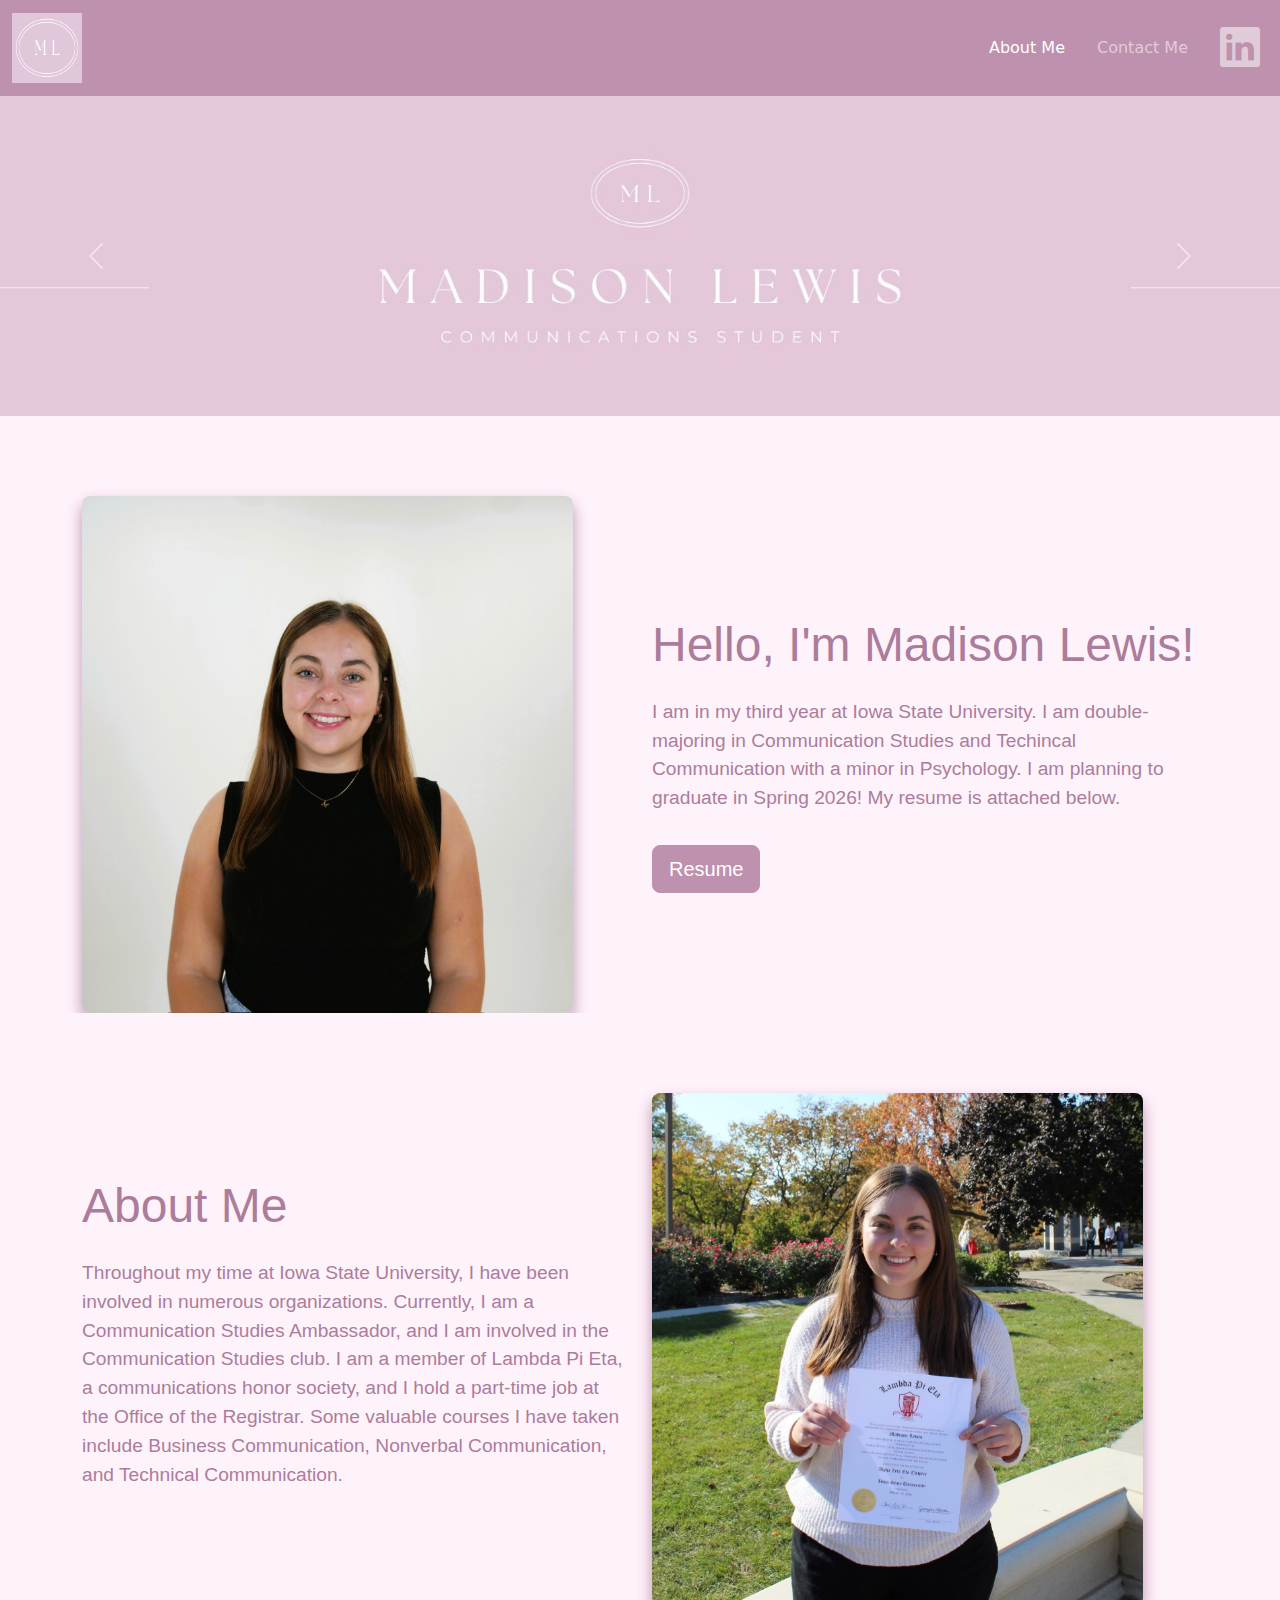
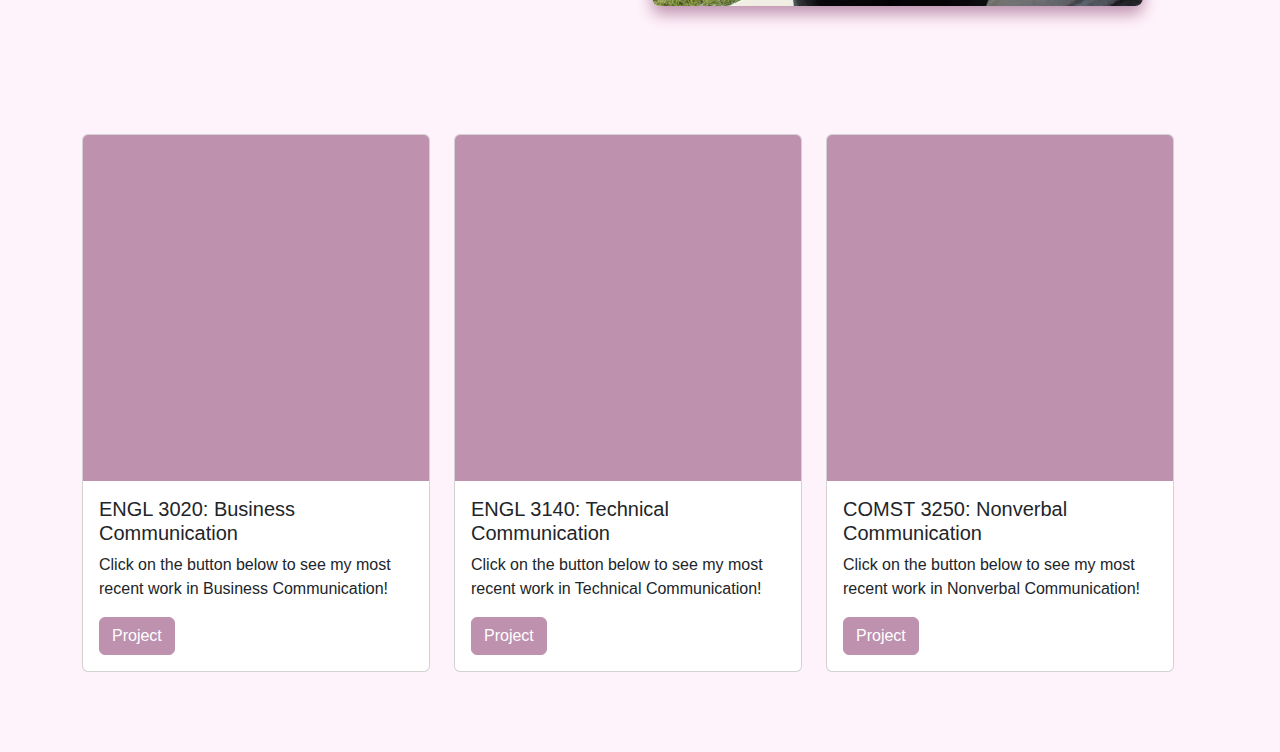
<file: index.html>
<!DOCTYPE html>
<html lang="en">
<head>
  <meta charset="UTF-8">
  <meta http-equiv="X-UA-Compatible" content="IE=edge">
  <meta name="viewport" content="width=device-width, initial-scale=1.0">
  <title>Madison's Personal Portfolio</title>
  <link rel="stylesheet" href="https://cdn.jsdelivr.net/npm/bootstrap-icons@1.11.3/font/bootstrap-icons.min.css">
  <link rel="stylesheet" href="https://cdn.jsdelivr.net/npm/bootstrap@5.2.2/dist/css/bootstrap.min.css">
  <link rel="stylesheet" href="css/custom.css">
</head>
<body>
  <main>
    <nav class="navbar navbar-dark navbar-expand-lg bg-primary">
    <div class="container-fluid">
      <a class="navbar-brand d-flex align-items-center me-4" href="#">
        <img src="img/logo.png" alt="Logo" width="70" height="70" class="d-inline-block align-middle">
      </a>
      <button class="navbar-toggler" type="button" data-bs-toggle="collapse" data-bs-target="#navbarNavDropdown" aria-controls="navbarNavDropdown" aria-expanded="false" aria-label="Toggle navigation">
        <span class="navbar-toggler-icon"></span>
      </button>
      <div class="collapse navbar-collapse" id="navbarNavDropdown">
        <ul class="navbar-nav ms-auto d-flex flex-column flex-lg-row gap-3 align-items-center">
          <li class="nav-item">
            <a class="nav-link active" aria-current="page" href="index.html">About Me</a>
          </li>
          <li class="nav-item">
            <a class="nav-link" href="contact.html">Contact Me</a>
          </li>
          <li class="nav-item">
            <a class="nav-link" href="https://www.linkedin.com/in/madison-lewis-1144ml203/">
              <i class="bi bi-linkedin fs-1"></i>
            </a>
          </li>
        </ul>
      </div>
    </div>
  </nav>
</main>
    <div id="carouselExample" class="carousel slide">
      <div class="carousel-inner">
        <div class="carousel-item active">
          <img src="img/banner.jpg" class="d-block w-100" alt="...">
        </div>
        <div class="carousel-item">
          <img src="img/banner2.jpg" class="d-block w-100" alt="...">
        </div>
      </div>
      <button class="carousel-control-prev" type="button" data-bs-target="#carouselExample" data-bs-slide="prev">
        <span class="carousel-control-prev-icon" aria-hidden="true"></span>
        <span class="visually-hidden">Previous</span>
      </button>
      <button class="carousel-control-next" type="button" data-bs-target="#carouselExample" data-bs-slide="next">
        <span class="carousel-control-next-icon" aria-hidden="true"></span>
        <span class="visually-hidden">Next</span>
      </button>
    </div>
    <section class="hero-section">
      <div class="container">
        <div class="row align-items-center">
            <div class="col-md-6">
              <img src="img/first.JPG" alt="Hero Image" class="img-fluid hero-image" style="max-width: 90%;">
            </div>
            <div class="col-md-6">
              <h1 class="hero-title">Hello, I'm Madison Lewis!</h1>
              <p class="hero-description">I am in my third year at Iowa State University. I am double-majoring in Communication Studies and Techincal Communication with a minor in Psychology. I am planning to graduate in Spring 2026! My resume is attached below.</p>
              <a href="resume.pdf" class="btn btn-primary btn-lg">Resume</a>
            </div>
    <section class="hero-section">
      <div class="container">
        <div class="row align-items-center">
          <div class="col-md-6">
              <h1 class="hero-title">About Me</h1>
              <p class="hero-description">Throughout my time at Iowa State University, I have been involved in numerous organizations. Currently, I am a Communication Studies Ambassador, and I am involved in the Communication Studies club. I am a member of Lambda Pi Eta, a communications honor society, and I hold a part-time job at the Office of the Registrar. Some valuable courses I have taken include Business Communication, Nonverbal Communication, and Technical Communication.</p>
            </div>
            <div class="col-md-6">
            <img src="img/second.JPG" alt="Hero Image" class="img-fluid hero-image" style="max-width: 90%;">
          </div>
        </div>
      </div>
    </section>
    <div class="row row-cols-1 row-cols-md-3 g-4">
      <div class="col">
        <div class="card h-100">
          <img src="img/card.jpg" class="card-img-top" alt="...">
          <div class="card-body">
            <h5 class="card-title">ENGL 3020: Business Communication</h5>
            <p class="card-text">Click on the button below to see my most recent work in Business Communication!</p>
            <a href="buscomm.pdf" class="btn btn-primary">Project</a>
          </div>
        </div>
      </div>
      <div class="col">
        <div class="card h-100">
          <img src="img/card.jpg" class="card-img-top" alt="...">
          <div class="card-body">
            <h5 class="card-title">ENGL 3140: Technical Communication</h5>
            <p class="card-text">Click on the button below to see my most recent work in Technical Communication!</p>
            <a href="tcomm.pdf" class="btn btn-primary">Project</a>
          </div>
        </div>
      </div>
      <div class="col">
        <div class="card h-100">
          <img src="img/card.jpg" class="card-img-top" alt="...">
          <div class="card-body">
            <h5 class="card-title">COMST 3250: Nonverbal Communication</h5>
            <p class="card-text">Click on the button below to see my most recent work in Nonverbal Communication!</p>
            <a href="nvcomm.pdf" class="btn btn-primary">Project</a>
          </div>

    
</body>
<script src="https://cdn.jsdelivr.net/npm/@popperjs/core@2.11.6/dist/umd/popper.min.js" integrity="sha384-oBqDVmMz9ATKxIep9tiCxS/Z9fNfEXiDAYTujMAeBAsjFuCZSmKbSSUnQlmh/jp3" crossorigin="anonymous"></script>
<script src="https://cdn.jsdelivr.net/npm/bootstrap@5.2.2/dist/js/bootstrap.min.js" integrity="sha384-IDwe1+LCz02ROU9k972gdyvl+AESN10+x7tBKgc9I5HFtuNz0wWnPclzo6p9vxnk" crossorigin="anonymous"></script>
</html>
</file>
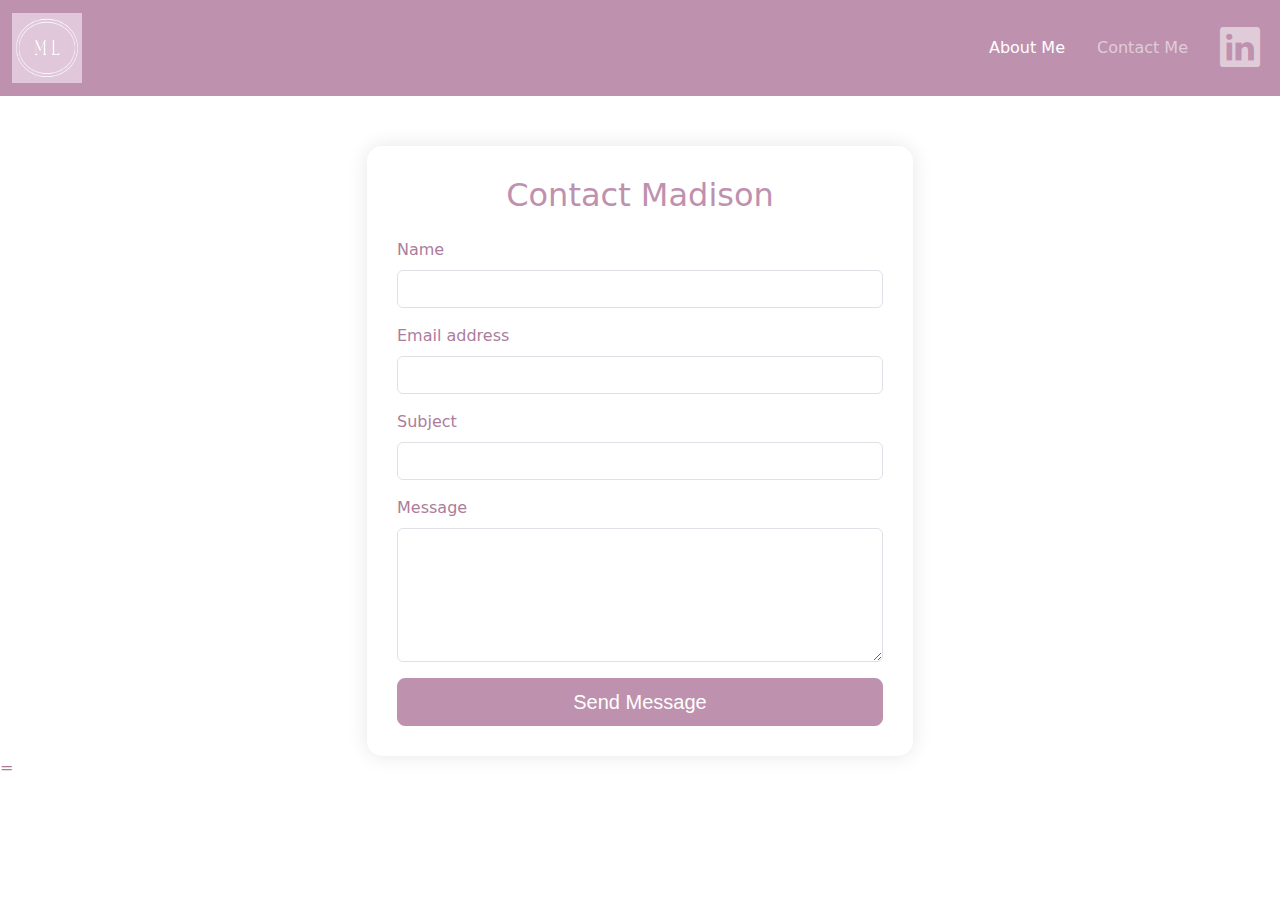
<file: contact.html>
<!DOCTYPE html>
<html lang="en">
<head>
  <meta charset="UTF-8">
  <meta http-equiv="X-UA-Compatible" content="IE=edge">
  <meta name="viewport" content="width=device-width, initial-scale=1.0">
  <title>Madison's Personal Portfolio</title>
  <link rel="stylesheet" href="https://cdn.jsdelivr.net/npm/bootstrap-icons@1.11.3/font/bootstrap-icons.min.css">
  <link rel="stylesheet" href="https://cdn.jsdelivr.net/npm/bootstrap@5.2.2/dist/css/bootstrap.min.css">
  <link rel="stylesheet" href="css/custom.css">
</head>
<body>
  <main>
    <nav class="navbar navbar-dark navbar-expand-lg bg-primary">
    <div class="container-fluid">
      <a class="navbar-brand d-flex align-items-center me-4" href="#">
        <img src="img/logo.png" alt="Logo" width="70" height="70" class="d-inline-block align-middle">
      </a>
      <button class="navbar-toggler" type="button" data-bs-toggle="collapse" data-bs-target="#navbarNavDropdown" aria-controls="navbarNavDropdown" aria-expanded="false" aria-label="Toggle navigation">
        <span class="navbar-toggler-icon"></span>
      </button>
      <div class="collapse navbar-collapse" id="navbarNavDropdown">
        <ul class="navbar-nav ms-auto d-flex flex-column flex-lg-row gap-3 align-items-center">
          <li class="nav-item">
            <a class="nav-link active" aria-current="page" href="index.html">About Me</a>
          </li>
          <li class="nav-item">
            <a class="nav-link" href="contact.html">Contact Me</a>
          </li>
          <li class="nav-item">
            <a class="nav-link" href="https://www.linkedin.com/in/madison-lewis-1144ml203/">
              <i class="bi bi-linkedin fs-1"></i>
            </a>
          </li>
        </ul>
      </div>
    </div>
  </nav>
</main>
    <div class="container">
    <div class="row justify-content-center">
        <div class="col-md-8 col-lg-6">
            <form class="contact-form">
                <h2 class="text-center mb-4">Contact Madison</h2>
                <div class="mb-3">
                    <label for="name" class="form-label">Name</label>
                    <input type="text" class="form-control" id="name" required>
                </div>
                <div class="mb-3">
                    <label for="email" class="form-label">Email address</label>
                    <input type="email" class="form-control" id="email" required>
                </div>
                <div class="mb-3">
                    <label for="subject" class="form-label">Subject</label>
                    <input type="text" class="form-control" id="subject" required>
                </div>
                <div class="mb-3">
                    <label for="message" class="form-label">Message</label>
                    <textarea class="form-control" id="message" rows="5" required></textarea>
                </div>
                <div class="d-grid">
                    <button type="submit" class="btn btn-primary btn-lg">Send Message</button>
                </div>
            </form>
        </div>
    </div>
</div>
=
</file>
<file: css/custom.css>
/*--hero section--*/
.hero-section {
    background-color: #fff3fb;
    padding: 5rem 0;
}
.hero-title {
    font-size: 3rem;
    font-weight: 400;
    margin-bottom: 1.5rem;
    font-family: 'Lucida Sans', 'Lucida Sans Regular', 'Lucida Grande', 'Lucida Sans Unicode', Geneva, Verdana, sans-serif;
}
.hero-description {
    font-size: 1.2rem;
    margin-bottom: 2rem;
    font-family: 'Lucida Sans', 'Lucida Sans Regular', 'Lucida Grande', 'Lucida Sans Unicode', Geneva, Verdana, sans-serif;
}
.hero-image {
    border-radius: 0.5rem;
    box-shadow: 0 0.5rem 1rem #be91ae;
}
nav.navbar.navbar-dark {
    background-color: #be91ae !important;
}
.btn.btn-primary.btn-lg {
    background-color: #be91ae;
    border-color: #be91ae;
}
body {
    background-color: #ffffff;
    color: #ab7d9b;
}

/*--cards--*/
.card-title {
    font-family: 'Lucida Sans', 'Lucida Sans Regular', 'Lucida Grande', 'Lucida Sans Unicode', Geneva, Verdana, sans-serif;
}
.card-text {
    font-family: 'Lucida Sans', 'Lucida Sans Regular', 'Lucida Grande', 'Lucida Sans Unicode', Geneva, Verdana, sans-serif;
}
.btn-primary {
    font-family: 'Lucida Sans', 'Lucida Sans Regular', 'Lucida Grande', 'Lucida Sans Unicode', Geneva, Verdana, sans-serif;
}

/*--contact form--*/
.contact-form {
    background-color: #ffffff;
    border-radius: 15px;
    box-shadow: 0 0 20px rgba(0, 0, 0, 0.1);
    padding: 30px;
    margin-top: 50px;
}
.contact-form h2 {
    color: #be91ae;
    margin-bottom: 30px;
}
.form-control:focus {
    border-color: #be91ae;
    box-shadow: 0 0 0 0.2rem rgba(0, 123, 255, 0.25);
}
.btn-primary {
    background-color: #be91ae;
    border-color: #be91ae;
    transition: all 0.3s ease;
}
.btn-primary:hover {
    background-color: #be91ae;
    border-color: #be91ae;
}

/*--media query--*/
@media (max-width: 767.98px) {
    .hero-title {
        font-size: 2.5rem;
    }
    .hero-description {
        font-size: 1rem;
    }
    .hero-image {
        margin: 2rem auto 0;
    }
}
</file>
